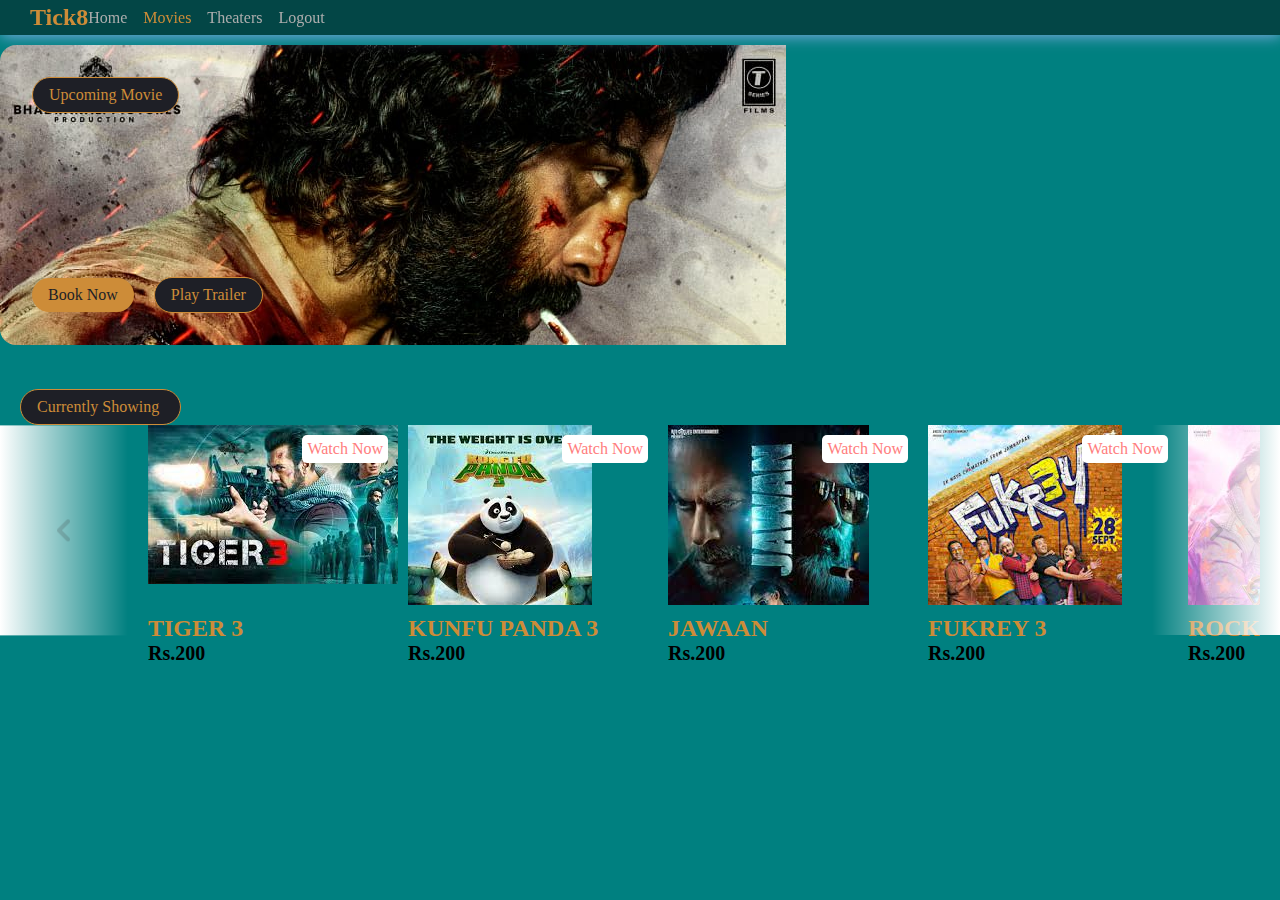
<file: index.html>
<!DOCTYPE html>
<html lang="en">
<head>
    <meta charset="UTF-8">
    <meta http-equiv="X-UA-Compatible" content="IE=edge">
    <meta name="viewport" content="width=device-width, initial-scale=1.0">
    <link rel="stylesheet" href="styles.css">
    <title>BookNow</title>
</head>
<header>
    <section class="top_bar">
        <div class="left-content">
            <h2 class="title">Tick8</h2>
            <ul class="navigation">
                <li><a href="#"> Home</a></li>
                <li><a class="active" href="#">Movies</a></li>
                <li><a href="#">Theaters</a></li>
                <li><a href="login.html" class="logout">Logout</a></li>
            </ul>
        </div>
    </section>
</header>
<body>
    <section class="main-container">
        <div class="movies-container">
           <div class="upcoming-img-box"> 
                <img src="2.jpg" alt="">
                <p class="upcoming-title">Upcoming Movie</p>
                <div class="buttons">
                    <a class="btn" href="seat.html">Book Now</a>
                    <a class="btn-alt btn"  href="trailler.mp4">Play Trailer</a>
                </div>
           </div> 
        </div>
    </section>
    
    <section class="movie">
        <h2 class="category">Currently Showing</h2>
        <button class="nxt-btn"><img src="arrow.png" alt=""></button>
        <button class="pre-btn"><img src="arrow.png" alt=""></button>
        <div class="CardDiv">
            <!-- card1 -->
            <div class="Card">
                <div class="movie-image">
                    <span class="current-tag">Watch now</span>
                    <img src="1.jpeg" class="moviet-thumb" alt="">
                   <a href="seat.html"><button class="btn1" >Book Now</button></a> 
                </div>
                <div class="movie-info">
                    <h2 class="movie-Name" id="MovieName">TIGER 3</h2>
                    
                    <span class="price">Rs.200</span>
                </div>
            </div>

            <!-- card2 -->
            <div class="Card">
                <div class="movie-image">
                    <span class="current-tag">Watch now</span>
                    <img src="3.jpeg" class="moviet-thumb" alt="">
                    <a href="seat.html"><button class="btn1" >Book Now</button></a> 
                </div>
                <div class="movie-info">
                    <h2 class="movie-Name">KUNFU PANDA 3</h2>
                    
                    <span class="price">Rs.200</span>
                </div>
            </div>

            <!-- card3 -->
            <div class="Card">
                <div class="movie-image">
                    <span class="current-tag">Watch now</span>
                    <img src="6.jpg" class="moviet-thumb" alt="">
                    <a href="seat.html"><button class="btn1" >Book Now</button></a> 
                </div>
                <div class="movie-info">
                    <h2 class="movie-Name">JAWAAN</h2>
                    
                    <span class="price">Rs.200</span>
                </div>
            </div>

            <!-- card4 -->
            <div class="Card">
                <div class="movie-image">
                    <span class="current-tag">Watch now</span>
                    <img src="7.jpg" class="moviet-thumb" alt="">
                    <a href="seat.html"><button class="btn1" >Book Now</button></a> 
                </div>
                <div class="movie-info">
                    <h2 class="movie-Name">FUKREY 3</h2>
                    
                    <span class="price">Rs.200</span>
                </div>
            </div>

            <!-- card5 -->
            <div class="Card">
                <div class="movie-image">
                    <span class="current-tag">Watch now</span>
                    <img src="8.jpg" class="moviet-thumb" alt="">
                    <a href="seat.html"><button class="btn1" >Book Now</button></a> 
                </div>
                <div class="movie-info">
                    <h2 class="movie-Name">ROCKY AUR RANI </h2>
                    
                    <span class="price">Rs.200</span>
                </div>
            </div>

            <!-- card6 -->
            <div class="Card">
                <div class="movie-image">
                    <span class="current-tag">Watch now</span>
                    <img src="9.jpg" class="moviet-thumb" alt="">
                    <a href="seat.html"><button class="btn1" >Book Now</button></a> 
                </div>
                <div class="movie-info">
                    <h2 class="movie-Name">DUNKI</h2>
                    
                    <span class="price">Rs.200</span>
                </div>
            </div>

            
        </div>
    </section>

    <script src="script.js"></script>
    
</body>
</html>
</file>
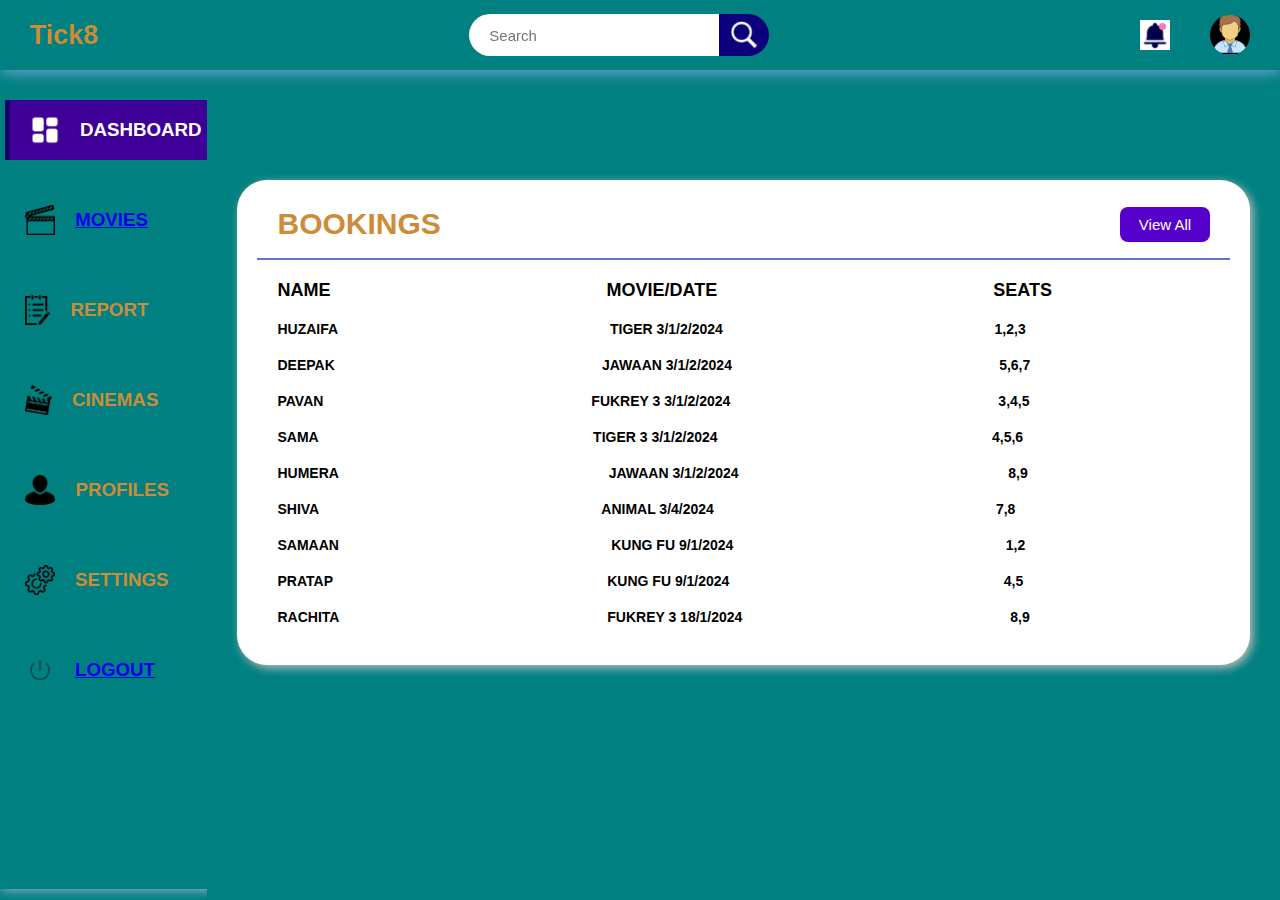
<file: admin/index.html>
<!DOCTYPE html> 
<html lang="en"> 

<head> 
	<meta charset="UTF-8"> 
	<meta http-equiv="X-UA-Compatible"content="IE=edge"> 
	<meta name="viewport"content="width=device-width,initial-scale=1.0"> 
	<title>ADMIN</title> 
	<link rel="stylesheet"href="styles.css"> 
	<!-- <link rel="stylesheet"href="responsive.css">  -->
</head> 

<body> 
	
	<!-- for header part -->
	<header> 

		<div class="logosec"> 
			<div class="logo">Tick8</div> 
			
		</div> 

		<div class="searchbar"> 
			<input type="text" placeholder="Search"> 
			<div class="searchbtn"> 
			<img src="search.png"class="icn srchicn" alt="search-icon"> 
			</div> 
		</div> 

		<div class="message"> 
			<div class="circle"></div> 
			<img src= "notify.png" class="icn" alt=""> 
			<div class="dp"> 
            <a href="login.html"><img src= "profile.png" class="dpicn" alt="dp"> </a>    
			
			</div> 
		</div> 

	</header> 

	<div class="main-container"> 
		<div class="navcontainer"> 
			<nav class="nav"> 
				<div class="nav-upper-options"> 
					<div class="nav-option option1"> 
						<img src= "dashboard.png" class="nav-img" alt="dashboard"> 
						<h3>DASHBOARD</h3> 
					</div> 

					<div class="option2 nav-option"> 
						<img src= "movie.png" class="nav-img" alt="articles"> 
						<a href="addMovie/addmovie.html"><h3> MOVIES</h3></a> 
					</div> 

					<div class="nav-option option3"> 
						<img src= "report.png"class="nav-img"alt="report"> 
						<h3> REPORT</h3> 
					</div> 

					<div class="nav-option option4"> 
						<img src= "cinema.png"class="nav-img"alt="institution"> 
						<h3> CINEMAS</h3> 
					</div> 

					<div class="nav-option option5"> 
						<img src= "profilee.png"class="nav-img"alt="blog"> 
						<h3> PROFILES</h3> 
					</div> 

					<div class="nav-option option6"> 
						<img src= "settings.png"class="nav-img"alt="settings"> 
						<h3> SETTINGS</h3> 
					</div> 

					<div class="nav-option logout"> 
						<img src= "logout.png"class="nav-img"alt="logout"> 
						<h3 ><a href="login.html">LOGOUT</a></h3> 
					</div> 

				</div> 
			</nav> 
		</div> 
		<div class="main"> 

			<!-- <div class="searchbar2"> 
				<input type="text"name=""id=""placeholder="Search"> 
				<div class="searchbtn"> 
				<img src= "https://media.geeksforgeeks.org/wp-content/uploads/20221210180758/Untitled-design-(28).png"class="icn srchicn"alt="search-button"> 
				</div> 
			</div>  -->


			<div class="report-container"> 
				<div class="report-header"> 
					<h1 class="recent-Articles">BOOKINGS</h1> 
					<button class="view">View All</button> 
				</div> 

				<div class="report-body"> 
					<div class="report-topic-heading"> 
						<h3 class="t-op">NAME</h3> 
						<h3 class="t-op">MOVIE/DATE</h3> 
						<h3 class="t-op">SEATS</h3> 
						<h3 class="t-op">STATUS</h3> 
					</div> 

					<div class="items"> 
						<div class="item1"> 
							<h3 class="t-op-nextlvl">HUZAIFA</h3> 
							<h3 class="t-op-nextlvl">TIGER 3/1/2/2024</h3> 
							<h3 class="t-op-nextlvl">1,2,3</h3> 
							<h3 class="t-op-nextlvl label-tag">BOOKED</h3> 
						</div> 

						<div class="item1"> 
							<h3 class="t-op-nextlvl">DEEPAK</h3> 
							<h3 class="t-op-nextlvl">JAWAAN 3/1/2/2024</h3> 
							<h3 class="t-op-nextlvl">5,6,7</h3> 
							<h3 class="t-op-nextlvl label-tag">BOOKED</h3> 
						</div> 

						<div class="item1"> 
							<h3 class="t-op-nextlvl">PAVAN</h3> 
							<h3 class="t-op-nextlvl">FUKREY 3 3/1/2/2024</h3> 
							<h3 class="t-op-nextlvl">3,4,5</h3> 
							<h3 class="t-op-nextlvl label-tag">BOOKED</h3> 
						</div> 

						<div class="item1"> 
							<h3 class="t-op-nextlvl">SAMA</h3> 
							<h3 class="t-op-nextlvl">TIGER 3 3/1/2/2024</h3> 
							<h3 class="t-op-nextlvl">4,5,6</h3> 
							<h3 class="t-op-nextlvl label-tag">BOOKED</h3> 
						</div> 

						<div class="item1"> 
							<h3 class="t-op-nextlvl">HUMERA</h3> 
							<h3 class="t-op-nextlvl">JAWAAN 3/1/2/2024</h3> 
							<h3 class="t-op-nextlvl">8,9</h3> 
							<h3 class="t-op-nextlvl label-tag">BOOKED</h3> 
						</div> 

						<div class="item1"> 
							<h3 class="t-op-nextlvl">SHIVA </h3> 
							<h3 class="t-op-nextlvl">ANIMAL 3/4/2024</h3> 
							<h3 class="t-op-nextlvl">7,8</h3> 
							<h3 class="t-op-nextlvl label-tag">Published</h3> 
						</div> 

						<div class="item1"> 
							<h3 class="t-op-nextlvl">SAMAAN</h3> 
							<h3 class="t-op-nextlvl">KUNG FU 9/1/2024</h3> 
							<h3 class="t-op-nextlvl">1,2</h3> 
							<h3 class="t-op-nextlvl label-tag">BOOKED</h3> 
						</div> 

						<div class="item1"> 
							<h3 class="t-op-nextlvl">PRATAP</h3> 
							<h3 class="t-op-nextlvl">KUNG FU 9/1/2024</h3> 
							<h3 class="t-op-nextlvl">4,5</h3> 
							<h3 class="t-op-nextlvl label-tag">BOOKED</h3> 
						</div> 

						<div class="item1"> 
							<h3 class="t-op-nextlvl">RACHITA</h3> 
							<h3 class="t-op-nextlvl">FUKREY 3 18/1/2024</h3> 
							<h3 class="t-op-nextlvl">8,9</h3> 
							<h3 class="t-op-nextlvl label-tag">BOOKED</h3> 
						</div> 

					</div> 
				</div> 
			</div> 
		</div> 
	</div> 

	<script src="script.js"></script> 
</body> 
</html>
</file>
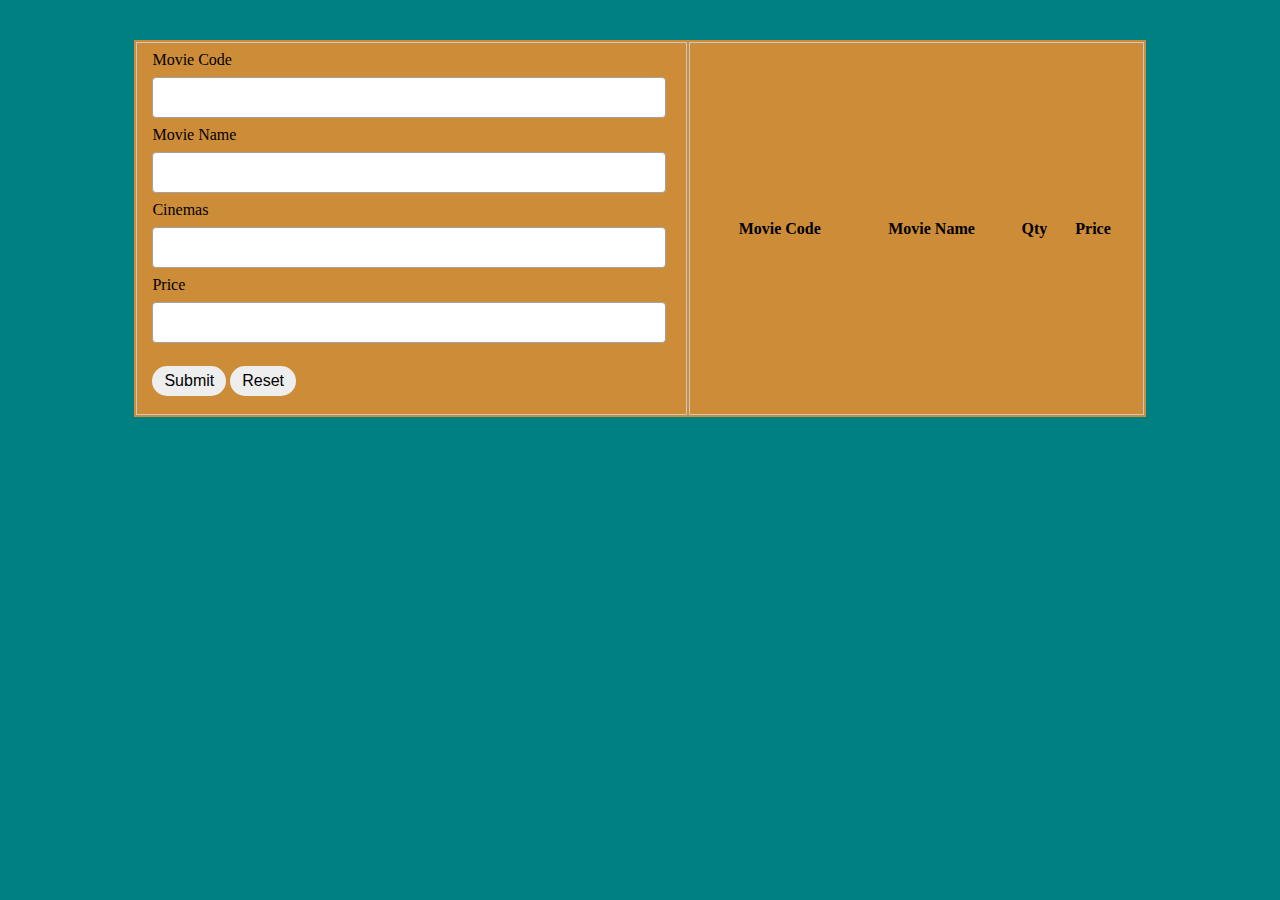
<file: admin/addMovie/index.html>
<!DOCTYPE html>
<head>
    <title>Crud Operation</title>
    <link type="text/css" rel="stylesheet" href="style.css"
</head>

<body>
    <table>
        <tr>
            <td>
                <form autocomplete="off" onsubmit="onFormSubmit()">
                    <div>
                        <label for="movieCode">Movie Code</label>
                        <input type="text" name="movieCode" id="movieCode">
                    </div>
                    <div>
                        <label for="Movie">Movie Name</label>
                        <input type="text" name="Movie" id="Movie">
                    </div>
                    <div>
                        <label for="qty">Cinemas</label>
                        <input type="text" name="qty" id="qty">
                    </div>
                    <div>
                        <label for="perPrice">Price</label>
                        <input type="number" name="perPrice" id="perPrice">
                    </div>

                    <div class="form_action--button">
                        <input type="submit" value="Submit">
                        <input type="reset" value="Reset">
                    </div>
                </form>

                <td>
                    <table class="list" id="storeList">
                        <thead>
                            <tr>
                                <th>Movie Code</th>
                                <th>Movie Name</th>
                                <th>Qty</th>
                                <th>Price</th>
                            </tr>
                        </thead>
                        <tbody>

                        </tbody>
                    </table>
                </td>
            </td>
        </tr>
    </table>
    <script type="text/javascript" src="./script.js"></script>
</body>
</html>
</file>
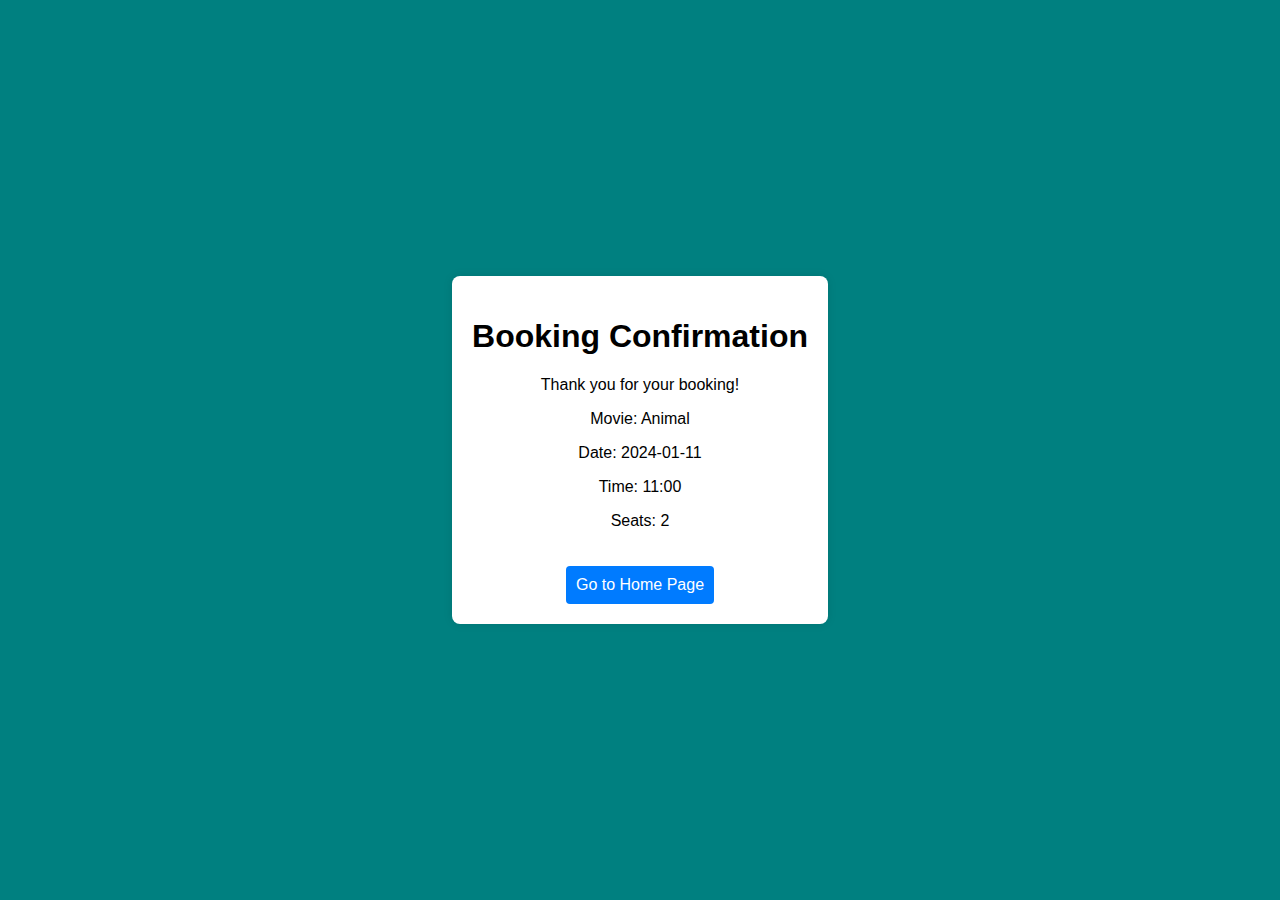
<file: confirm.html>
<!DOCTYPE html>
<html lang="en">
<head>
    <meta charset="UTF-8">
    <meta name="viewport" content="width=device-width, initial-scale=1.0">
    <link rel="stylesheet" href="confirm.css">
    <title>Booking Confirmation</title>
</head>
<body>
    <div class="container">
        <h1>Booking Confirmation</h1>
        <div id="confirmation-message"></div>
        <button onclick="goToHomePage()">Go to Home Page</button>
    </div>

    <script src="confirm.js"></script>
</body>
</html>
</file>
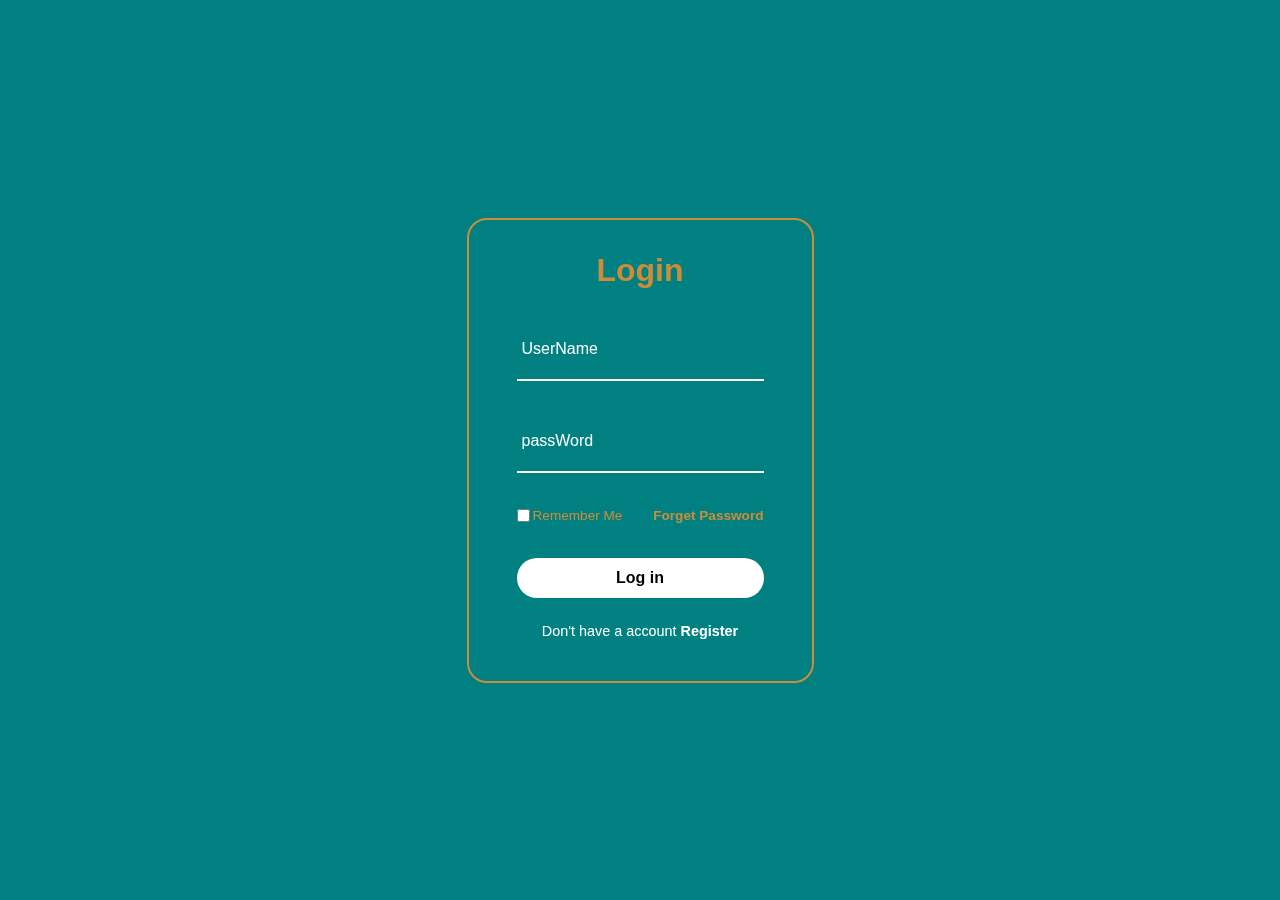
<file: login.html>
<!DOCTYPE html>
<html lang="en">
<head>
    <script src=
    "https://code.jquery.com/jquery-3.6.0.min.js">
        </script>
    <meta charset="UTF-8">
    <meta name="viewport" content="width=device-width, initial-scale=1.0">
    <link href="loginn.css" rel="stylesheet">
    <title>LogIn</title>
</head>
<body>
    <section>
        <form  action="index.html" >
        <!-- <form>     -->
            <h1>Login</h1>
            <div class="inputbox">
                <ion-icon name="mail-outline"></ion-icon>
                <input type="email" id="UserName" required>
                <label for="">UserName</label>
            </div>
            <div class="inputbox">
                <ion-icon name="lock-closed-outline"></ion-icon>
                <input type="password" id="passWord" required>
                <label for="">passWord</label>
            </div>
            <div class="forget">
                <label for=""><input type="checkbox">Remember Me</label>
              <a href="#"> Forget Password</a>
            </div>
            <!-- <a href="index.html"></a> -->
            <button id="logged">Log in</button>
            
            <div class="register">
                <p>Don't have a account <a href="#">Register</a></p>
            </div>
        </form>
    </section>
    <script src="login.js"></script>
</body>
</html>
</file>
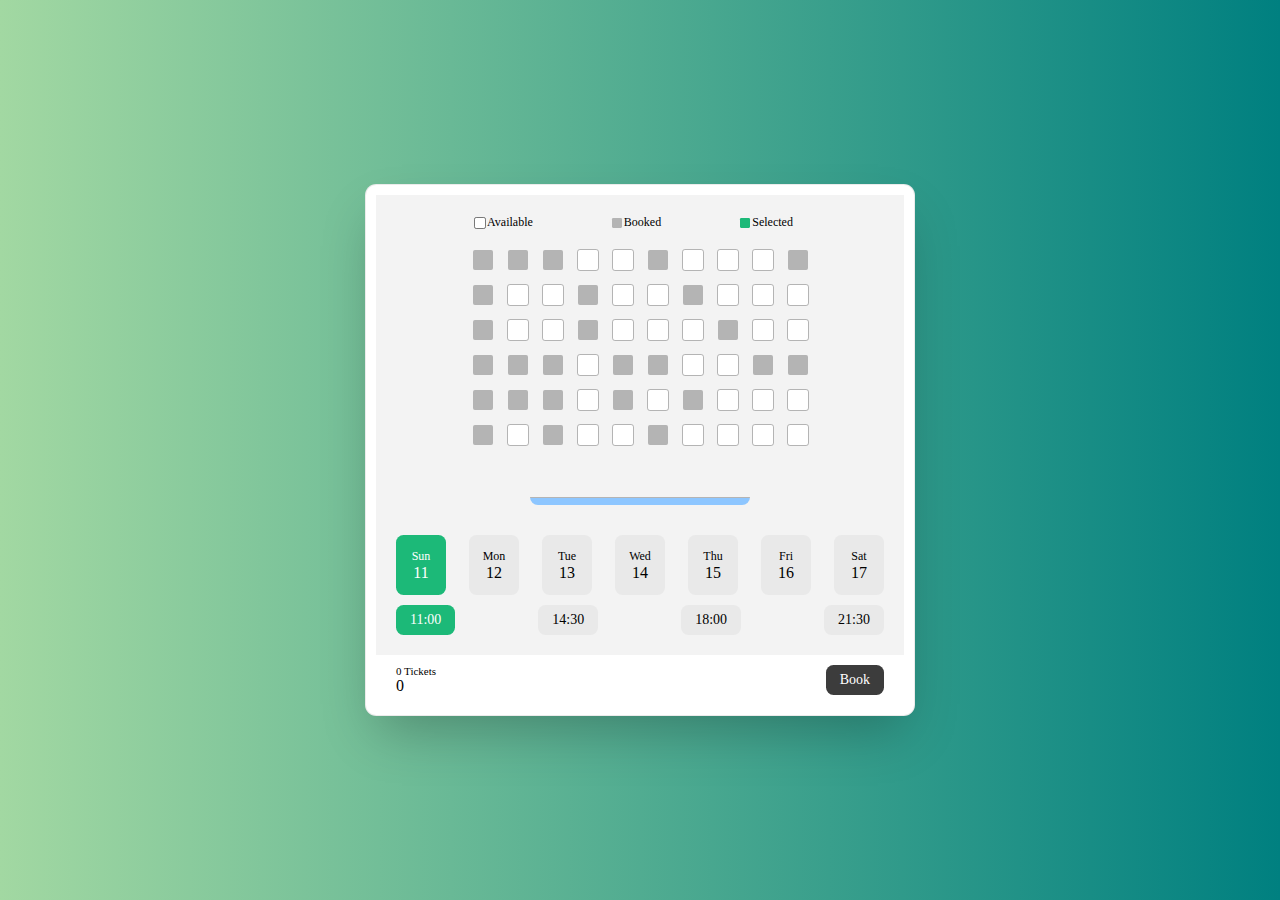
<file: seat.html>
<!DOCTYPE html>
<html lang="en">
  <head>
    <meta charset="UTF-8" />
    <meta name="viewport" content="width=device-width, initial-scale=1.0" />
    <title>Ticket Booking</title>
   
    <link href="seat.css"rel="stylesheet"/>
    <style>
     
    </style>
  </head>
  <body>
    <div class="center">
      <div class="tickets">
        <div class="ticket-selector">
          <div class="seats">
            <div class="status">
              <div class="item">Available</div>
              <div class="item">Booked</div>
              <div class="item">Selected</div>
            </div>
            <div class="all-seats" id="Seat">
              <input type="checkbox" name="tickets" id="s1" />
              <label for="s1" class="seat booked"></label>
            </div>
          </div>
          <div class="timings">
            <div class="dates">
              <input type="radio" name="date" id="d1" checked />
              <label for="d1" class="dates-item">
                <div class="day">Sun</div>
                <div class="date">11</div>
              </label>
              <input type="radio" id="d2" name="date" />
              <label class="dates-item" for="d2">
                <div class="day">Mon</div>
                <div class="date">12</div>
              </label>
              <input type="radio" id="d3" name="date" />
              <label class="dates-item" for="d3">
                <div class="day">Tue</div>
                <div class="date">13</div>
              </label>
              <input type="radio" id="d4" name="date" />
              <label class="dates-item" for="d4">
                <div class="day">Wed</div>
                <div class="date">14</div>
              </label>
              <input type="radio" id="d5" name="date" />
              <label class="dates-item" for="d5">
                <div class="day">Thu</div>
                <div class="date">15</div>
              </label>
              <input type="radio" id="d6" name="date" />
              <label class="dates-item" for="d6">
                <div class="day">Fri</div>
                <div class="date">16</div>
              </label>
              <input type="radio" id="d7" name="date" />
              <label class="dates-item" for="d7">
                <div class="day">Sat</div>
                <div class="date">17</div>
              </label>
            </div>
            <div class="times">
              <input type="radio" name="time" id="t1" checked />
              <label for="t1" class="time">11:00</label>
              <input type="radio" id="t2" name="time" />
              <label for="t2" class="time"> 14:30 </label>
              <input type="radio" id="t3" name="time" />
              <label for="t3" class="time"> 18:00 </label>
              <input type="radio" id="t4" name="time" />
              <label for="t4" class="time"> 21:30 </label>
            </div>
          </div>
        </div>
        <div class="price">
          <div class="total">
            <span> <span class="count">0</span> Tickets </span>
            <div class="amount">0</div>
          </div>
         <a href="payment.html" ><button type="button" id="bookButton" >Book</button></a> 
        </div>
      </div>
    </div>
    <script src="seat.js"> </script>
  </body>
</html>
</file>
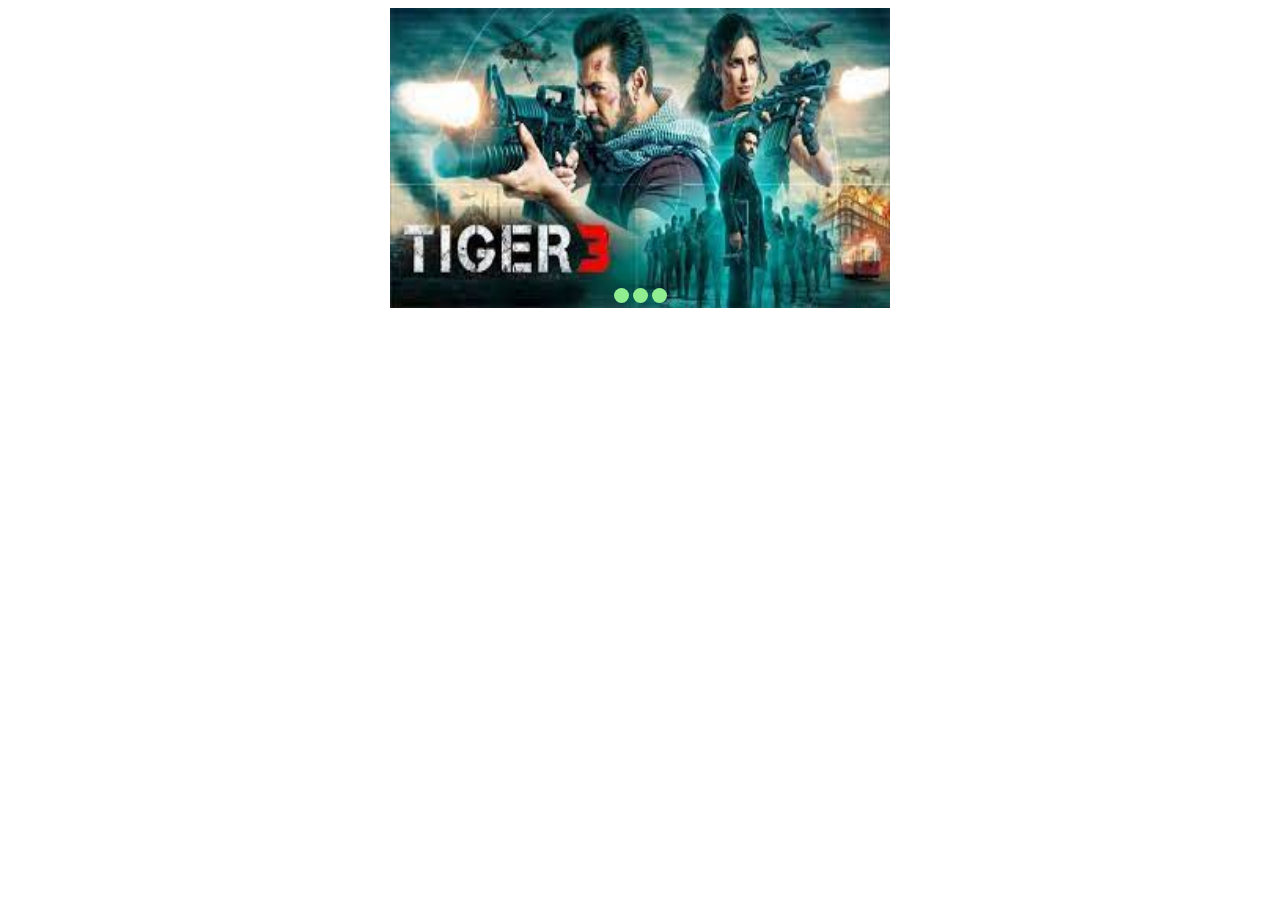
<file: slider.html>
<!DOCTYPE html>
<html>
  <head>
    <title>Slideshow Images</title>
    <style>
      .slider {
        width: 500px;
        height: 300px;
        background-color: yellow;
        margin-left: auto;
        margin-right: auto;
        margin-top: 0px;
        text-align: center;
        overflow: hidden;
      }
      .image-container {
        width: 1500px;
        background-color: pink;
        height: 300px;
        clear: both;
        position: relative;
        -webkit-transition: left 2s;
        -moz-transition: left 2s;
        -o-transition: left 2s;
        transition: left 2s;
      }
      .slide {
        float: left;
        margin: 0px;
        padding: 0px;
        position: relative;
      }
      #slide-1:target ~ .image-container {
        left: 0px;
      }
      #slide-2:target ~ .image-container {
        left: -500px;
      }
      #slide-3:target ~ .image-container {
        left: -1000px;
      }
      .buttons {
        position: relative;
        top: -20px;
      }
      .buttons a {
        display: inline-block;
        height: 15px;
        width: 15px;
        border-radius: 50px;
        background-color: lightgreen;
      }
    </style>
  </head>
  <body>
    <div class="slider">
      <span id="slide-1"></span>
      <span id="slide-2"></span>
      <span id="slide-3"></span>
      <div class="image-container">
        <img src="1.jpeg" class="slide" width="500" height="300" />
        <img src="2.jpg" class="slide" width="500" height="300" />
        <img src="3.jpeg" class="slide" width="500" height="300" />
      </div>
      <div class="buttons">
        <a href="#slide-1"></a>
        <a href="#slide-2"></a>
        <a href="#slide-3"></a>
      </div>
    </div>
  </body>
</html>
</file>
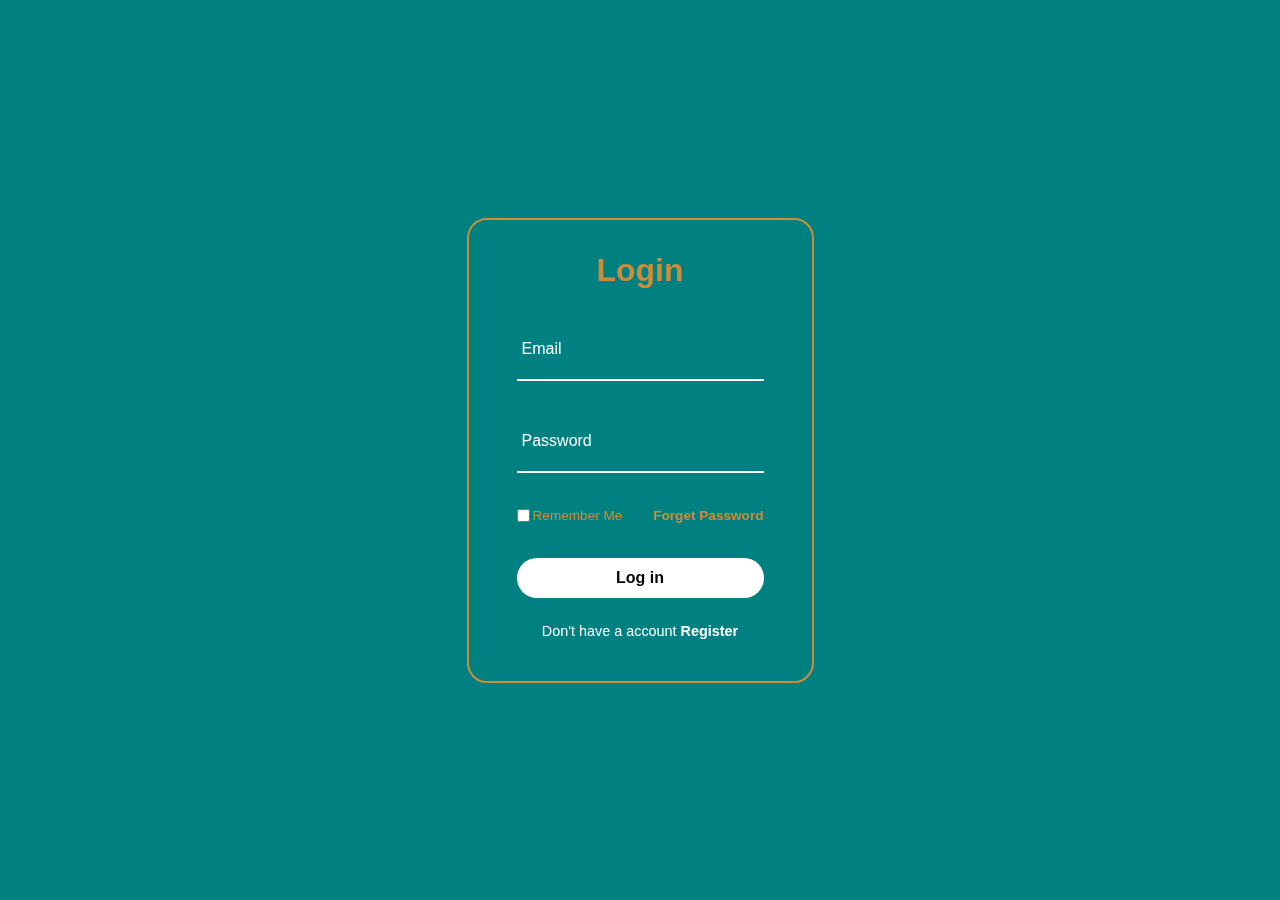
<file: admin/login.html>
<!DOCTYPE html>
<html lang="en">
<head>
    <meta charset="UTF-8">
    <meta name="viewport" content="width=device-width, initial-scale=1.0">
    <link href="loginn.css" rel="stylesheet">
    <title>LogIn</title>
</head>
<body>
    <section>
        <form action="index.html">
            <h1>Login</h1>
            <div class="inputbox">
                <ion-icon name="mail-outline"></ion-icon>
                <input type="email" required>
                <label for="">Email</label>
            </div>
            <div class="inputbox">
                <ion-icon name="lock-closed-outline"></ion-icon>
                <input type="password" required>
                <label for="">Password</label>
            </div>
            <div class="forget">
                <label for=""><input type="checkbox">Remember Me</label>
              <a href="#"> Forget Password</a>
            </div>
            <button>Log in</button>
            <div class="register">
                <p>Don't have a account <a href="#">Register</a></p>
            </div>
        </form>
    </section>
</body>
</html>
</file>
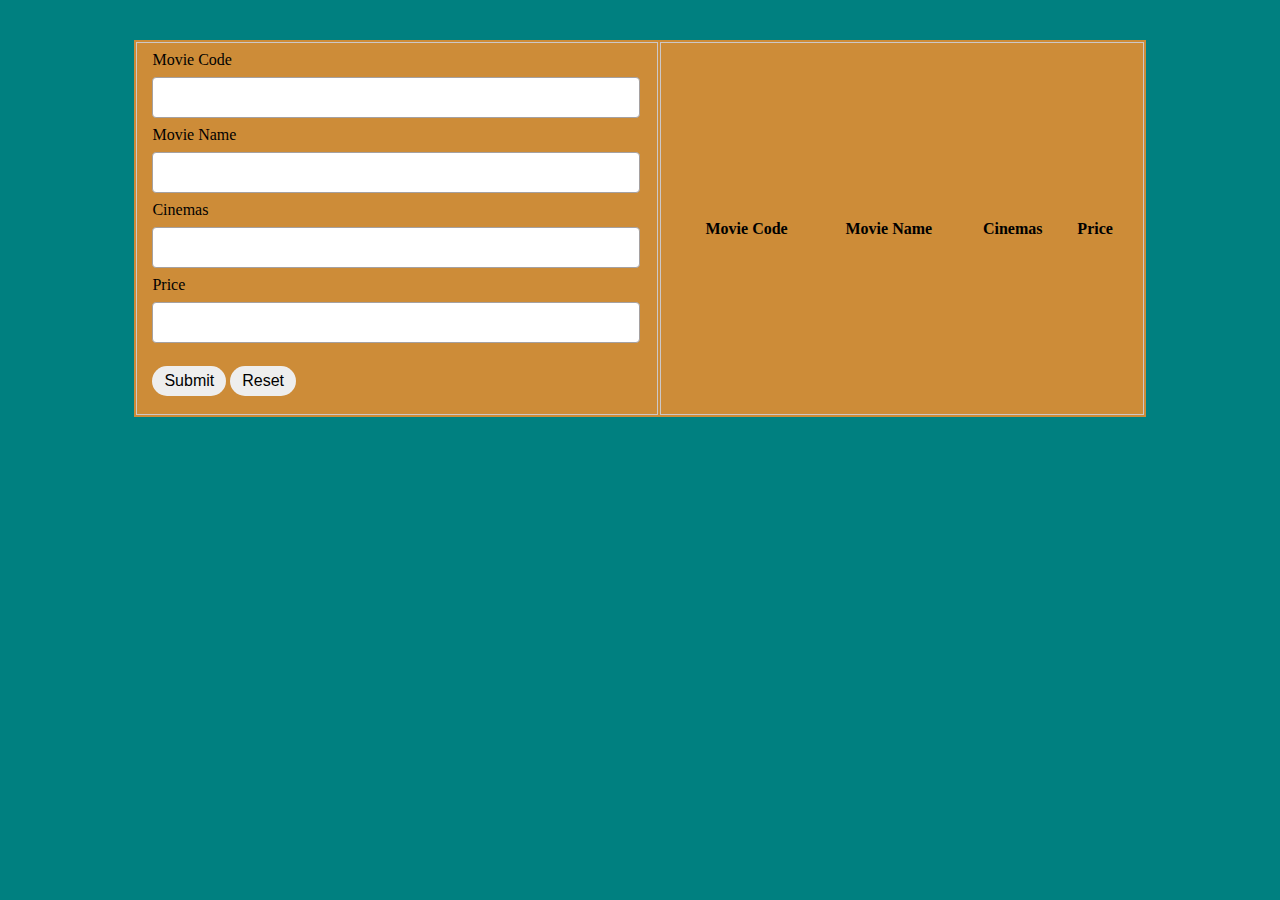
<file: admin/addMovie/addmovie.html>
<!DOCTYPE html>
<head>
    <title>Movies</title>
    <link type="text/css" rel="stylesheet" href="style.css"
</head>

<body>
    <table>
        <tr>
            <td>
                <form autocomplete="off" onsubmit="onFormSubmit()">
                    <div>
                        <label for="movieCode">Movie Code</label>
                        <input type="text" name="movieCode" id="movieCode">
                    </div>
                    <div>
                        <label for="Movie">Movie Name</label>
                        <input type="text" name="Movie" id="Movie">
                    </div>
                    <div>
                        <label for="qty">Cinemas</label>
                        <input type="text" name="qty" id="qty">
                    </div>
                    <div>
                        <label for="perPrice">Price</label>
                        <input type="number" name="perPrice" id="perPrice">
                    </div>

                    <div class="form_action--button">
                        <input type="submit" value="Submit">
                        <input type="reset" value="Reset">
                    </div>
                </form>

                <td>
                    <table class="list" id="storeList">
                        <thead>
                            <tr>
                                <th>Movie Code</th>
                                <th>Movie Name</th>
                                <th>Cinemas</th>
                                <th>Price</th>
                            </tr>
                        </thead>
                        <tbody>

                        </tbody>
                    </table>
                </td>
            </td>
        </tr>
    </table>
    <script type="text/javascript" src="./script.js"></script>
</body>
</html>
</file>
<file: styles.css>
* {
    margin: 0;
    padding: 0;
    box-sizing: border-box;
    font-family: 'Joan', serif;
}
 header { 
    height: 35px; 
    width: 100%; 
    padding: 0 30px;
    background-color: rgb(3, 70, 70); 
    position: fixed; 
    z-index: 100; 
    box-shadow: 1px 1px 15px rgba(161, 182, 253, 0.825); 
    display: flex; 
    justify-content: space-between; 
    align-items: center; 
} 

a {
    text-decoration: none;
    color: #adadad;
}

.btn {
    display: inline-block;
    padding: .5rem 1rem;
    background-color: #cd8c38;
    border-radius: 2rem;
    color: #1e1f26;
    transition: .3s;
}

.btn:hover {
    background-color: #6c0808;
}

.btn-l {
    width: 100%;
    text-align: center;
}

body {
    background-color: teal;
    display: grid;
    grid-template-columns: 100%;
    justify-content: space-evenly;
}

/* top bar */
.top-bar {
    display: flex;
    align-items: center;
    justify-content: space-between;
    padding: 1.5rem 1rem;
}

.left-content,
.right-content {
    display: flex;
    align-items: center;
}

.title {
    margin-right: 0;
    color: #cd8c38;
}

.navigation {
    display: flex;
    list-style: none;
    gap: 1;
    /* margin-top: 1rem; */
}

.navigation li {
    margin-right: 1rem;
}

.navigation li a:hover {
    color: #cd8c38;
}

.active {
    color: #cd8c38;
}

.logout {
    margin: 0;
    margin-top: 1rem;
}

.main-container {
    color: #adadad;
    display: grid;
    grid-template-columns: 1fr;
    gap: 2rem;
}

.upcoming-img-box {
    position: relative;
    height: 300px;
    width: 100%;
    margin-top: 45px;
    border-radius: 1rem;
    overflow: hidden;
    margin-bottom: 1.5rem;
}

.upcoming-title {
    position: absolute;
    top: 2rem;
    left: 2rem;
    color: #cd8c38;
    background-color: #1e1f26;
    padding: .5rem 1rem;
    border-radius: 2rem;
    border: 1px solid #cd8c38;
    font-weight: 500;
    font-size: 1rem;
}

.buttons {
    position: absolute;
    bottom: 2rem;
    left: 2rem;
}

.btn-alt {
    background-color: #1e1f26;
    color: #cd8c38;
    border: 1px solid #cd8c38;
    margin-left: 1rem;
}

.btn-alt:hover {
    color: #1e1f26;
    background-color: #cd8c38;
}


/* MOVIE CARD */

.movie{
    position: relative;
    overflow: hidden;
    padding: 20px;
}

.category{
    position: relative;
     width: 13%; 
    top: 0rem;
    left: 0;
    color: #cd8c38;
    background-color: #1e1f26;
    padding: .5rem 1rem;
    border-radius: 10rem;
    border: 1px solid #cd8c38;
    font-weight: 500;
    font-size: 1rem;
}

.CardDiv{
    padding: 0 10vw;
    display: flex;
    overflow-x: auto;
    scroll-behavior: smooth;
}


/* //s//// */
.CardDiv::-webkit-scrollbar{
    display: none;
}

.Card{
    flex: 0 0 auto;
    width: 250px;
   height: 450px;
   margin-right: 10px;
}

.movie-image{
    
    position: relative;
    width: 100%;
    height: 180px;
    overflow: hidden;
    
}

.movie-thumb {
    width: 100%;
    height: 100%;
    object-fit: cover;
}

.current-tag{
    position: absolute;
    background: #fff;
    padding: 5px;
    border-radius: 5px;
    color: #ff7d7d;
    right: 10px;
    top: 10px;
    text-transform: capitalize;
}

.btn1 {
    position: absolute;
    bottom: 10px;
    left: 50%;
    transform: translateX(-50%);
    padding: 10px;
    width: 90%;
    text-transform: capitalize;
    border: none;
    outline: none;
    background: #fff;
    border-radius: 5px;
    transition: 0.5s;
    cursor: pointer;
    opacity: 0;
}

.Card:hover .btn1 {
    opacity: 1;
}

.btn:hover {
    background: #ff7d7d;
    color: #fff;
}

.movie-info {
    width: 100%;
    height: 100px;
    padding-top: 10px;
}

.movie-Name {
    text-transform: uppercase;
    color: #cd8c38;
}

.price {
    font-weight: 900;
    font-size: 20px;
}

.pre-btn,
.nxt-btn {
    border: none;
    width: 10vw;
    height: 40%;
    position: absolute;
    top: 2;
    display: flex;
    justify-content: center;
    align-items: center;
    background: linear-gradient(90deg, rgba(255, 255, 255, 0) 0%, #fff 100%);
    cursor: pointer;
    z-index: 8;
}

.pre-btn {
    left: 0;
    transform: rotate(180deg);
}
.nxt-btn {
    right: 0;
}
  
.pre-btn img,
.nxt-btn img {
    opacity: 0.2;
}
  
.pre-btn:hover img
.nxt-btn:hover img {
    opacity: 1;
}

/* .collection-container {
    width: 100%;
    display: grid;
    grid-template-columns: repeat(2, 1fr);
    grid-gap: 10px;
}
  
.collection {
    position: relative;
}
  
.collection img {
    width: 100%;
    height: 100%;
    object-fit: cover;
}
  
.collection p {
    position: absolute;
    top: 50%;
    left: 50%;
    transform: translate(-50%, -50%);
    text-align: center;
    color: #fff;
    font-size: 50px;
    text-transform: capitalize;
}
  
.collection:nth-child(3) {
    grid-column: span 2;
    margin-bottom: 10px;
} */
</file>
<file: admin/styles.css>
/* Main CSS Here */



* { 
margin: 0; 
padding: 0; 
box-sizing: border-box; 
font-family: "Poppins", sans-serif; 
} 
:root { 
--background-color1: teal; 
--background-color2: teal; 
--background-color3: teal; 
--background-color4: teal; 
--primary-color: #4b49ac; 
--secondary-color: #0c007d; 
--Border-color: #3f0097; 
--one-use-color: #3f0097; 
--two-use-color: #5500cb; 
} 
body { 
background-color: var(--background-color4); 
max-width: 100%; 
overflow-x: hidden; 
} 

header { 
height: 70px; 
width: 100vw; 
padding: 0 30px; 
background-color: var(--background-color1); 
position: fixed; 
z-index: 100; 
box-shadow: 1px 1px 15px rgba(161, 182, 253, 0.825); 
display: flex; 
justify-content: space-between; 
align-items: center; 
} 

.logo { 
font-size: 27px; 
font-weight: 600; 
color: #cd8c38; 
} 

.icn { 
height: 30px; 
} 
.menuicn { 
cursor: pointer; 
} 

.searchbar, 
.message, 
.logosec { 
display: flex; 
align-items: center; 
justify-content: center;

} 

.searchbar2 { 
display: none; 
} 

.logosec { 
gap: 60px; 
} 

.searchbar input { 
width: 250px; 
height: 42px; 
border-radius: 50px 0 0 50px; 
background-color: white; 
padding: 0 20px; 
font-size: 15px; 
outline: none; 
border: none; 
} 
.searchbtn { 
width: 50px; 
height: 42px; 
display: flex; 
align-items: center; 
justify-content: center; 
border-radius: 0px 50px 50px 0px; 
background-color: var(--secondary-color); 
cursor: pointer; 
} 

.message { 
gap: 40px; 
position: relative; 
cursor: pointer; 
} 
.circle { 
height: 7px; 
width: 7px; 
position: absolute; 
background-color: #fa7bb4; 
border-radius: 50%; 
left: 19px; 
top: 8px; 
} 
.dp { 
height: 40px; 
width: 40px; 
background-color: #626262; 
border-radius: 50%; 
display: flex; 
align-items: center; 
justify-content: center; 
overflow: hidden; 
} 
.main-container { 
display: flex; 
width: 100vw; 
position: relative; 
top: 70px; 
z-index: 1; 
} 
.dpicn { 
height: 42px; 
} 

.main { 
height: calc(100vh - 70px); 
width: 100%; 
overflow-y: scroll; 
overflow-x: hidden; 
padding: 40px 30px 30px 30px; 
} 

.main::-webkit-scrollbar-thumb { 
background-image: 
		linear-gradient(to bottom, rgb(0, 0, 85), rgb(0, 0, 50)); 
} 
.main::-webkit-scrollbar { 
width: 5px; 
} 
.main::-webkit-scrollbar-track { 
background-color: #9e9e9eb2; 
} 

.box-container { 
display: flex; 
justify-content: space-evenly; 
align-items: center; 
flex-wrap: wrap; 
gap: 50px; 
} 
.nav { 
min-height: 91vh; 
width: 250px; 
background-color: var(--background-color2); 
position: absolute; 
top: 0px; 
left: 00; 
box-shadow: 1px 1px 10px rgba(198, 189, 248, 0.825); 
display: flex; 
flex-direction: column; 
justify-content: space-between; 
overflow: hidden; 
padding: 30px 0 20px 10px; 
} 
.navcontainer { 
height: calc(100vh - 70px); 
width: 250px; 
position: relative; 
overflow-y: scroll; 
overflow-x: hidden; 
transition: all 0.5s ease-in-out; 
} 
.navcontainer::-webkit-scrollbar { 
display: none; 
} 
.navclose { 
width: 80px; 
} 
.nav-option { 
width: 250px; 
height: 60px; 
display: flex; 
align-items: center; 
padding: 0 30px 0 20px; 
gap: 20px; 
transition: all 0.1s ease-in-out; 
} 
.nav-option:hover { 
border-left: 5px solid #a2a2a2; 
background-color: #dadada; 
cursor: pointer; 
} 
.nav-img { 
height: 30px; 
} 

.nav-upper-options { 
display: flex; 
flex-direction: column; 
align-items: center; 
gap: 30px;
color: #cd8c38; 
} 

.option1 { 
border-left: 5px solid #010058af; 
background-color: var(--Border-color); 
color: white; 
cursor: pointer; 
} 
.option1:hover { 
border-left: 5px solid #cd8c38; 
background-color: var(--Border-color); 
} 

.topic { 
font-size: 13px; 
font-weight: 400; 
letter-spacing: 1px; 
} 

.topic-heading { 
font-size: 30px; 
letter-spacing: 3px; 
} 

.report-container { 
min-height: 300px; 
max-width: 1200px; 
margin: 70px auto 0px auto; 
background-color: #ffffff; 
border-radius: 30px; 
box-shadow: 3px 3px 10px rgb(188, 188, 188); 
padding: 0px 20px 20px 20px; 
} 
.report-header { 
height: 80px; 
width: 100%; 
display: flex; 
align-items: center; 
justify-content: space-between; 
padding: 20px 20px 10px 20px; 
border-bottom: 2px solid rgba(0, 20, 151, 0.59); 
} 

.recent-Articles { 
font-size: 30px; 
font-weight: 600; 
color: #cd8c38; 
} 

.view { 
height: 35px; 
width: 90px; 
border-radius: 8px; 
background-color: #5500cb; 
color: white; 
font-size: 15px; 
border: none; 
cursor: pointer; 
} 

.report-body { 
max-width: 1160px; 
overflow-x: auto; 
padding: 20px; 
} 
.report-topic-heading, 
.item1 { 
width: 1120px; 
display: flex; 
justify-content: space-between; 
align-items: center; 
} 
.t-op { 
font-size: 18px; 
letter-spacing: 0px; 
} 

.items { 
width: 1120px; 
margin-top: 15px; 
} 

.item1 { 
margin-top: 20px; 
} 
.t-op-nextlvl { 
font-size: 14px; 
letter-spacing: 0px; 
font-weight: 600; 
} 

.label-tag { 
width: 100px; 
text-align: center; 
background-color: rgb(0, 177, 0); 
color: white; 
border-radius: 4px; 
}
</file>
<file: admin/addMovie/style.css>
body{
    background-color: teal;
    background-repeat: no-repeat;
    background-attachment: fixed;
    background-size: cover;
}

table{
    width: 80%;
    margin: 40px auto;
    background: #cd8c38;
}

table.list{
    text-align: center;
    width: 100%;
}

td{
    border: 1px solid rgb(204,200,200);
    text-align: left;
    padding: 8px 15px;
}

tr:nth-child(even), table.list thread> tr{
    background-color: rgb(204,200,200);
}

input[type="text"],input[type="number"]{
    width:91%;
    padding:12px 20px;
    margin:8px 0;
    display: inline-block;
    border: 1px solid rgb(165,161,161);
    border-radius: 4px;
}

input[type="submit"],input[type="reset"]{
    background: #eee;
    padding:6px 12px;
    margin:15px 0 10px;
    display: inline-block;
    border: none;
    border-radius: 30px;
    font-size: 1rem;
    cursor: pointer;
    outline: none;
}

input[type="submit"]:hover{
    background: #4b99d8;
}

input[type="reset"]:hover{
    background: #4b99d8;
}

button{
    background: #eee;
    padding:6px 12px;
    margin:15px 0 10px;
    display: inline-block;
    border: none;
    border-radius: 30px;
    font-size: 1rem;
    cursor: pointer;
    outline: none;
}

button:hover{
    background:#4b99d8 ;
}
</file>
<file: confirm.css>
body {
    font-family: Arial, sans-serif;
    margin: 0;
    padding: 0;
    display: flex;
    align-items: center;
    justify-content: center;
    height: 100vh;
    background-color: teal;
}

.container {
    text-align: center;
    background-color: #fff;
    padding: 20px;
    border-radius: 8px;
    box-shadow: 0 0 10px rgba(0, 0, 0, 0.1);
}

button {
    padding: 10px;
    margin-top: 20px;
    cursor: pointer;
    background-color: #007BFF;
    color: #fff;
    border: none;
    border-radius: 4px;
    font-size: 16px;
}

button:hover {
    background-color: #0056b3;
}
</file>
<file: loginn.css>
* {
  margin: 0;
  padding: 0;
  box-sizing: border-box;
  font-family: 'poppins',sans-serif;
}

body {
  display: flex;
  align-items: center;
  justify-content: center;
  min-height: 100vh;
  /* background-image: url(2.png); */
  background-color: teal;
  background-repeat: no-repeat;
  background-position: center;
  background-size: cover;
}

section {
    position: relative;
    max-width: 400px;
    background-color: transparent;
    border: 2px solid #cd8c38;
    border-radius: 20px;
    backdrop-filter: blur(55px);
    display: flex;
    justify-content: center;
    align-items: center;
    padding: 2rem 3rem;
}

h1 {
    font-size: 2rem;
    color: #cd8c38;
    text-align: center;
}

.inputbox {
    position: relative;
    margin: 30px 0;
    max-width: 310px;
    border-bottom: 2px solid #fff;
}

.inputbox label {
    position: absolute;
    top: 50%;
    left: 5px;
    transform: translateY(-50%);
    color: #fff;
    font-size: 1rem;
    pointer-events: none;
    transition: all 0.5s ease-in-out;
}

input:focus ~ label, 
input:valid ~ label {
    top: -5px;
}

.inputbox input {
    width: 100%;
    height: 60px;
    background: transparent;
    border: none;
    outline: none;
    font-size: 1rem;
    padding: 0 35px 0 5px;
    color: #fff;
}

.inputbox ion-icon {
    position: absolute;
    right: 8px;
    color: #fff;
    font-size: 1.2rem;
    top: 20px;
}

.forget {
    margin: 35px 0;
    font-size: 0.85rem;
    color: #cd8c38;
    display: flex;
    justify-content: space-between;
 
}

.forget label {
    display: flex;
    align-items: center;
}

.forget label input {
    margin-right: 3px;
}

.forget a {
    color: #cd8c38;;
    text-decoration: none;
    font-weight: 600;
}

.forget a:hover {
    text-decoration: underline;
}

button {
    width: 100%;
    height: 40px;
    border-radius: 40px;
    background-color: rgb(255, 255,255, 1);
    border: none;
    outline: none;
    cursor: pointer;
    font-size: 1rem;
    font-weight: 600;
    transition: all 0.4s ease;
}

button:hover {
  background-color: rgb(255, 255,255, 0.5);
}

.register {
    font-size: 0.9rem;
    color: #fff;
    text-align: center;
    margin: 25px 0 10px;
}

.register p a {
    text-decoration: none;
    color: #fff;
    font-weight: 600;
}

.register p a:hover {
    text-decoration: underline;
}
</file>
<file: seat.css>
body {
    width: 100%;
    height: 100vh;
    margin: 0;
    padding: 0;
  }
  .center {
    width: 100%;
    height: 100%;
    display: flex;
    align-items: center;
    justify-content: center;
    background: linear-gradient(
      to right,
      rgb(162, 216, 162),
      teal
    );
  }
  .tickets {
    width: 550px;
    height: fit-content;
    border: 0.4mm solid rgba(0, 0, 0, 0.08);
    border-radius: 3mm;
    box-sizing: border-box;
    padding: 10px;
    font-family: poppins;
    max-height: 96vh;
    overflow: auto;
    background: white;
    box-shadow: 0px 25px 50px -12px rgba(0, 0, 0, 0.25);
  }
  .ticket-selector {
    background: rgb(243, 243, 243);
    display: flex;
    align-items: center;
    justify-content: space-between;
    flex-direction: column;
    box-sizing: border-box;
    padding: 20px;
  }
  .head {
    width: 100%;
    display: flex;
    align-items: center;
    justify-content: center;
    margin-bottom: 30px;
  }
  .title {
    font-size: 16px;
    font-weight: 600;
  }
  .seats {
    width: 100%;
    display: flex;
    align-items: center;
    justify-content: center;
    flex-direction: column;
    min-height: 150px;
    position: relative;
  }
  .status {
    width: 100%;
    display: flex;
    align-items: center;
    justify-content: space-evenly;
  }
  .seats::before {
    content: "";
    position: absolute;
    bottom: 0;
    left: 50%;
    transform: translate(-50%, 0);
    width: 220px;
    height: 7px;
    background: rgb(141, 198, 255);
    border-radius: 0 0 3mm 3mm;
    border-top: 0.3mm solid rgb(180, 180, 180);
  }
  .item {
    font-size: 12px;
    position: relative;
  }
  .item::before {
    content: "";
    position: absolute;
    top: 50%;
    left: -12px;
    transform: translate(0, -50%);
    width: 10px;
    height: 10px;
    background: rgb(255, 255, 255);
    outline: 0.2mm solid rgb(120, 120, 120);
    border-radius: 0.3mm;
  }
  .item:nth-child(2)::before {
    background: rgb(180, 180, 180);
    outline: none;
  }
  .item:nth-child(3)::before {
    background: rgb(28, 185, 120);
    outline: none;
  }
  .all-seats {
    display: grid;
    grid-template-columns: repeat(10, 1fr);
    grid-gap: 15px;
    margin: 60px 0;
    margin-top: 20px;
    position: relative;
  }
  .seat {
    width: 20px;
    height: 20px;
    background: white;
    border-radius: 0.5mm;
    outline: 0.3mm solid rgb(180, 180, 180);
    cursor: pointer;
  }
  .all-seats input:checked + label {
    background: teal;
    outline: none;
  }
  .seat.booked {
    background: rgb(180, 180, 180);
    outline: none;
  }
  input {
    display: none;
  }
  .timings {
    width: 100%;
    display: flex;
    flex-direction: column;
    align-items: center;
    justify-content: center;
    margin-top: 30px;
  }
  .dates {
    width: 100%;
    display: flex;
    align-items: center;
    justify-content: space-between;
  }
  .dates-item {
    width: 50px;
    height: 40px;
    background: rgb(233, 233, 233);
    text-align: center;
    display: flex;
    align-items: center;
    justify-content: center;
    flex-direction: column;
    padding: 10px 0;
    border-radius: 2mm;
    cursor: pointer;
  }
  .day {
    font-size: 12px;
  }
  .times {
    width: 100%;
    display: flex;
    align-items: center;
    justify-content: space-between;
    margin-top: 10px;
  }
  .time {
    font-size: 14px;
    width: fit-content;
    padding: 7px 14px;
    background: rgb(233, 233, 233);
    border-radius: 2mm;
    cursor: pointer;
  }
  .timings input:checked + label {
    background: rgb(28, 185, 120);
    color: white;
  }
  .price {
    width: 100%;
    box-sizing: border-box;
    padding: 10px 20px;
    display: flex;
    align-items: center;
    justify-content: space-between;
  }
  .total {
    display: flex;
    flex-direction: column;
    align-items: flex-start;
    justify-content: center;
    font-size: 16px;
    font-weight: 500;
  }
  .total span {
    font-size: 11px;
    font-weight: 400;
  }
  .price button {
    background: rgb(60, 60, 60);
    color: white;
    font-family: poppins;
    font-size: 14px;
    padding: 7px 14px;
    border-radius: 2mm;
    outline: none;
    border: none;
    cursor: pointer;
  }
</file>
<file: admin/loginn.css>
* {
  margin: 0;
  padding: 0;
  box-sizing: border-box;
  font-family: 'poppins',sans-serif;
}

body {
  display: flex;
  align-items: center;
  justify-content: center;
  min-height: 100vh;
  /* background-image: url(2.png); */
  background-color: teal;
  background-repeat: no-repeat;
  background-position: center;
  background-size: cover;
}

section {
    position: relative;
    max-width: 400px;
    background-color: transparent;
    border: 2px solid #cd8c38;
    border-radius: 20px;
    backdrop-filter: blur(55px);
    display: flex;
    justify-content: center;
    align-items: center;
    padding: 2rem 3rem;
}

h1 {
    font-size: 2rem;
    color: #cd8c38;
    text-align: center;
}

.inputbox {
    position: relative;
    margin: 30px 0;
    max-width: 310px;
    border-bottom: 2px solid #fff;
}

.inputbox label {
    position: absolute;
    top: 50%;
    left: 5px;
    transform: translateY(-50%);
    color: #fff;
    font-size: 1rem;
    pointer-events: none;
    transition: all 0.5s ease-in-out;
}

input:focus ~ label, 
input:valid ~ label {
    top: -5px;
}

.inputbox input {
    width: 100%;
    height: 60px;
    background: transparent;
    border: none;
    outline: none;
    font-size: 1rem;
    padding: 0 35px 0 5px;
    color: #fff;
}

.inputbox ion-icon {
    position: absolute;
    right: 8px;
    color: #fff;
    font-size: 1.2rem;
    top: 20px;
}

.forget {
    margin: 35px 0;
    font-size: 0.85rem;
    color: #cd8c38;
    display: flex;
    justify-content: space-between;
 
}

.forget label {
    display: flex;
    align-items: center;
}

.forget label input {
    margin-right: 3px;
}

.forget a {
    color: #cd8c38;;
    text-decoration: none;
    font-weight: 600;
}

.forget a:hover {
    text-decoration: underline;
}

button {
    width: 100%;
    height: 40px;
    border-radius: 40px;
    background-color: rgb(255, 255,255, 1);
    border: none;
    outline: none;
    cursor: pointer;
    font-size: 1rem;
    font-weight: 600;
    transition: all 0.4s ease;
}

button:hover {
  background-color: rgb(255, 255,255, 0.5);
}

.register {
    font-size: 0.9rem;
    color: #fff;
    text-align: center;
    margin: 25px 0 10px;
}

.register p a {
    text-decoration: none;
    color: #fff;
    font-weight: 600;
}

.register p a:hover {
    text-decoration: underline;
}
</file>
